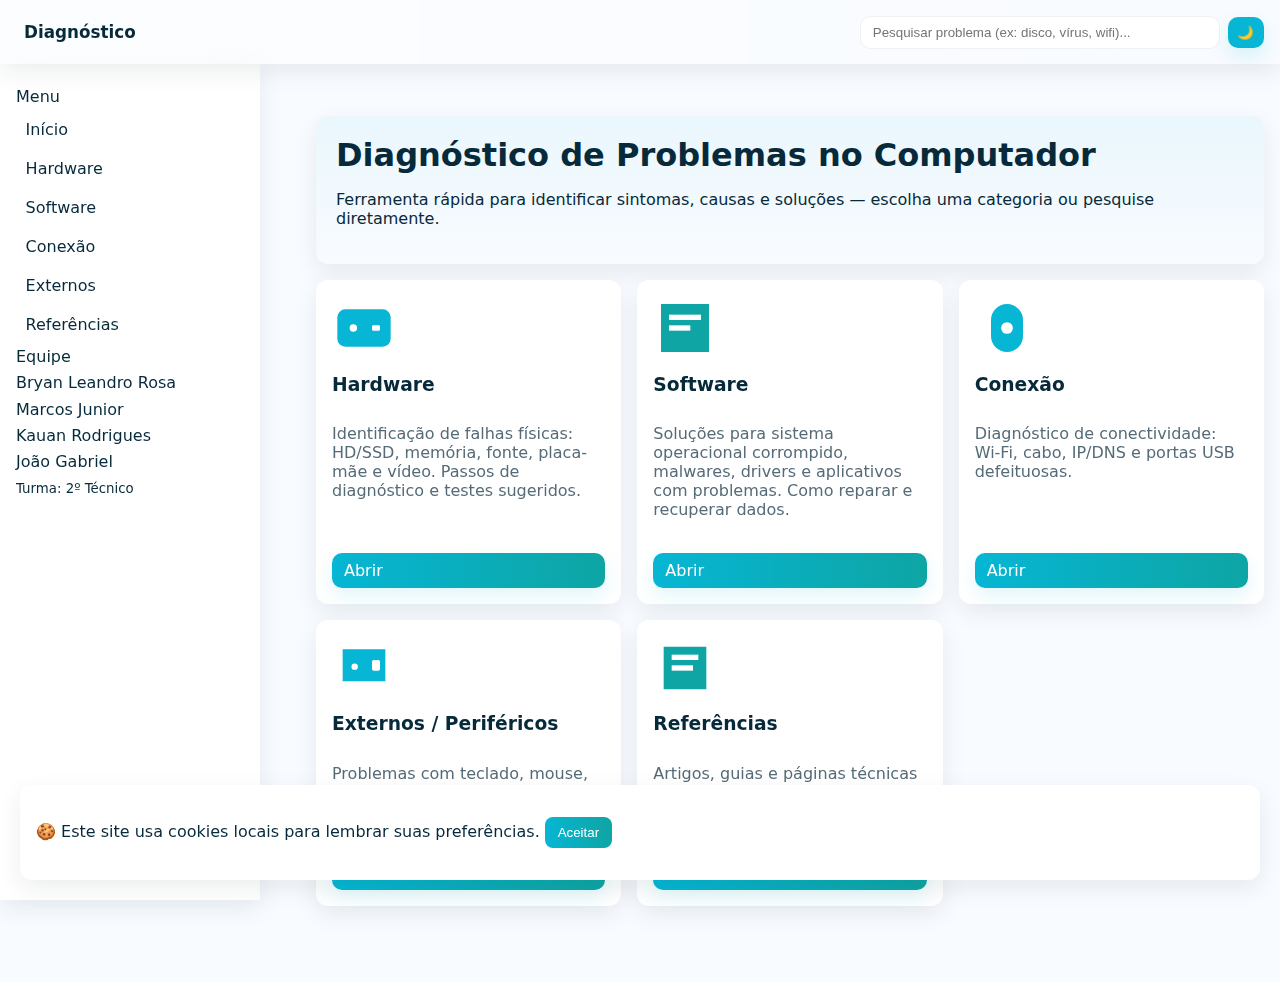
<file: index.html>
<!DOCTYPE html>
<html lang="pt-BR">
<head>
  <meta charset="utf-8" />
  <meta name="viewport" content="width=device-width,initial-scale=1" />
  <title>Diagnóstico de Problemas — Índice</title>
  <link rel="stylesheet" href="styles.css">
</head>
<body>
  <header class="topbar">
    <div class="topbar-left">
      <button id="menuBtn" class="hamburger" aria-label="Abrir menu">☰</button>
      <a class="brand" href="index.html">Diagnóstico</a>
    </div>
    <div class="topbar-right">
      <input id="searchInput" class="search" type="search" placeholder="Pesquisar problema (ex: disco, vírus, wifi)..." />
      <button id="themeBtn" class="theme-btn" aria-label="Trocar tema">🌙</button>
    </div>
  </header>

  <nav id="sideNav" class="sidenav">
    <ul>
      <li class="nav-header">Menu</li>
      <li><a href="index.html">Início</a></li>
      <li><a href="hardware.html">Hardware</a></li>
      <li><a href="software.html">Software</a></li>
      <li><a href="conexao.html">Conexão</a></li>
      <li><a href="externos.html">Externos</a></li>
      <li><a href="referencias.html">Referências</a></li>
      <li class="nav-header">Equipe</li>
      <li><span>Bryan Leandro Rosa</span></li>
      <li><span>Marcos Junior</span></li>
      <li><span>Kauan Rodrigues</span></li>
      <li><span>João Gabriel</span></li>
      <li><small>Turma: 2º Técnico</small></li>
    </ul>
  </nav>

  <main class="container">
    <section class="hero">
      <h1>Diagnóstico de Problemas no Computador</h1>
      <p>Ferramenta rápida para identificar sintomas, causas e soluções — escolha uma categoria ou pesquise diretamente.</p>
    </section>

    <section class="cards" id="cardsList">
      <article class="card" data-tags="hd ssd disco lentidao backup">
        <img src="img/hardware.svg" alt="Hardware">
        <h3>Hardware</h3>
        <p>Identificação de falhas físicas: HD/SSD, memória, fonte, placa-mãe e vídeo. Passos de diagnóstico e testes sugeridos.</p>
        <a class="btn" href="hardware.html">Abrir</a>
      </article>

      <article class="card" data-tags="sistema virus malware driver programa bug">
        <img src="img/software.svg" alt="Software">
        <h3>Software</h3>
        <p>Soluções para sistema operacional corrompido, malwares, drivers e aplicativos com problemas. Como reparar e recuperar dados.</p>
        <a class="btn" href="software.html">Abrir</a>
      </article>

      <article class="card" data-tags="wifi cabo rede internet portas usb conexao">
        <img src="img/rede.svg" alt="Conexão">
        <h3>Conexão</h3>
        <p>Diagnóstico de conectividade: Wi‑Fi, cabo, IP/DNS e portas USB defeituosas.</p>
        <a class="btn" href="conexao.html">Abrir</a>
      </article>

      <article class="card" data-tags="teclado mouse monitor tela periferico display">
        <img src="img/externos.svg" alt="Externos">
        <h3>Externos / Periféricos</h3>
        <p>Problemas com teclado, mouse, monitores e outros periféricos: testes rápidos e recomendações.</p>
        <a class="btn" href="externos.html">Abrir</a>
      </article>

      <article class="card" data-tags="referencias fontes leitura artigos guias">
        <img src="img/referencias.svg" alt="Referências">
        <h3>Referências</h3>
        <p>Artigos, guias e páginas técnicas externas (não Wikipedia) para aprofundar o diagnóstico.</p>
        <a class="btn" href="referencias.html">Abrir</a>
      </article>
    </section>
  </main>

  <div id="cookieBanner" class="cookie-banner hidden">
    <p>🍪 Este site usa cookies locais para lembrar suas preferências. <button id="acceptCookies" class="accept">Aceitar</button></p>
  </div>

  <script src="script.js"></script>
</body>
</html>
</file>
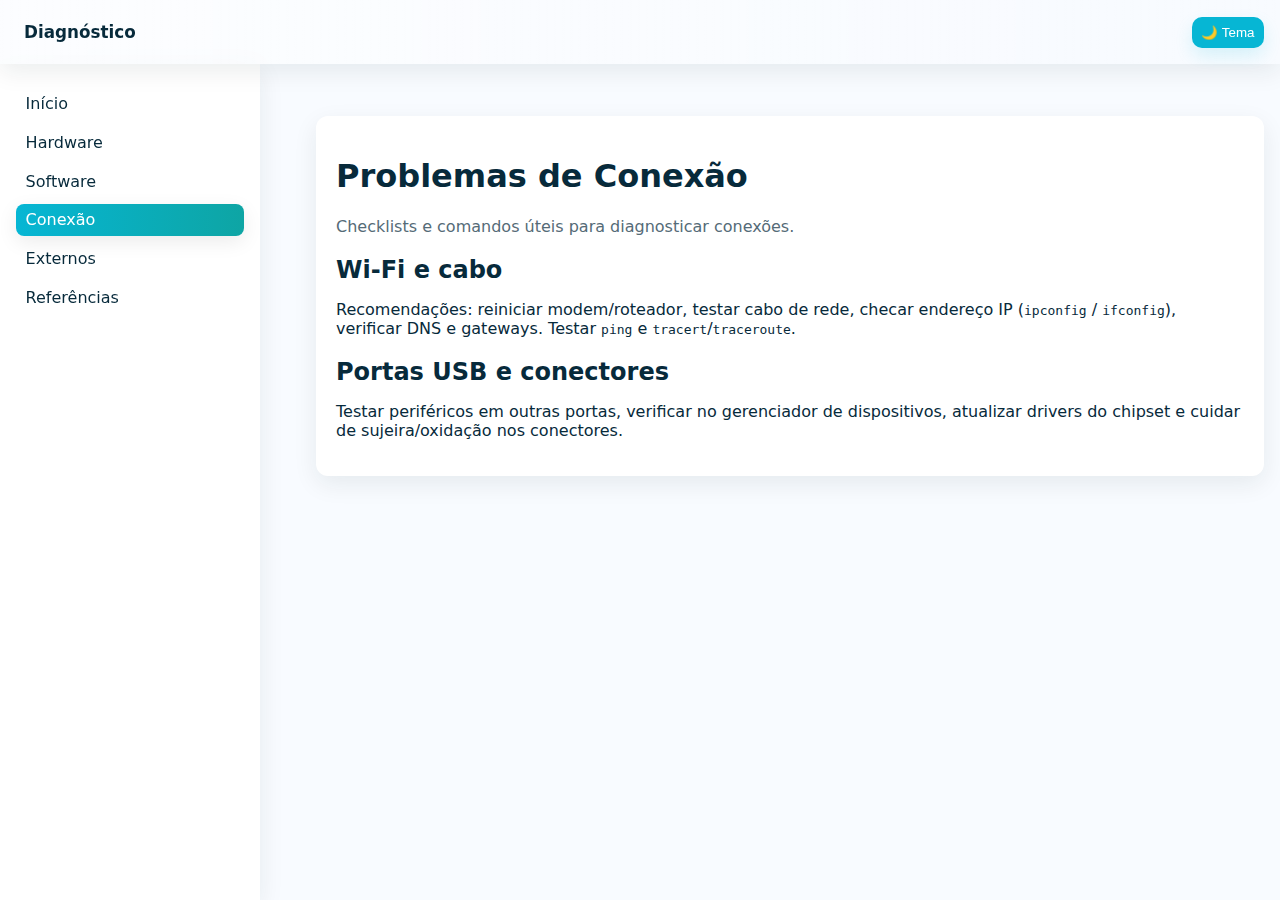
<file: conexao.html>
<!DOCTYPE html>
<html lang="pt-BR">
<head>
  <meta charset="utf-8" />
  <meta name="viewport" content="width=device-width,initial-scale=1" />
  <title>Diagnóstico — Conexão</title>
  <link rel="stylesheet" href="styles.css">
</head>
<body class="page-detail">
  <header class="topbar">
    <div class="topbar-left">
      <button id="menuBtn4" class="hamburger" aria-label="Abrir menu">☰</button>
      <a class="brand" href="index.html">Diagnóstico</a>
    </div>
    <div class="topbar-right">
      <button id="themeBtn4" class="theme-btn">🌙</button>
    </div>
  </header>

  <nav id="sideNav4" class="sidenav">
    <ul>
      <li><a href="index.html">Início</a></li>
      <li><a href="hardware.html">Hardware</a></li>
      <li><a href="software.html">Software</a></li>
      <li class="active"><a href="conexao.html">Conexão</a></li>
      <li><a href="externos.html">Externos</a></li>
      <li><a href="referencias.html">Referências</a></li>
    </ul>
  </nav>

  <main class="container">
    <article class="detail">
      <h1>Problemas de Conexão</h1>
      <p class="lead">Checklists e comandos úteis para diagnosticar conexões.</p>

      <section class="detail-section">
        <h2>Wi‑Fi e cabo</h2>
        <p>Recomendações: reiniciar modem/roteador, testar cabo de rede, checar endereço IP (<code>ipconfig</code> / <code>ifconfig</code>), verificar DNS e gateways. Testar <code>ping</code> e <code>tracert</code>/<code>traceroute</code>.</p>
      </section>

      <section class="detail-section">
        <h2>Portas USB e conectores</h2>
        <p>Testar periféricos em outras portas, verificar no gerenciador de dispositivos, atualizar drivers do chipset e cuidar de sujeira/oxidação nos conectores.</p>
      </section>
    </article>
  </main>

  <div id="cookieBanner4" class="cookie-banner hidden">
    <p>🍪 Este site usa cookies locais. <button id="acceptCookies4" class="accept">Aceitar</button></p>
  </div>

  <script src="script.js"></script>
</body>
</html>
</file>
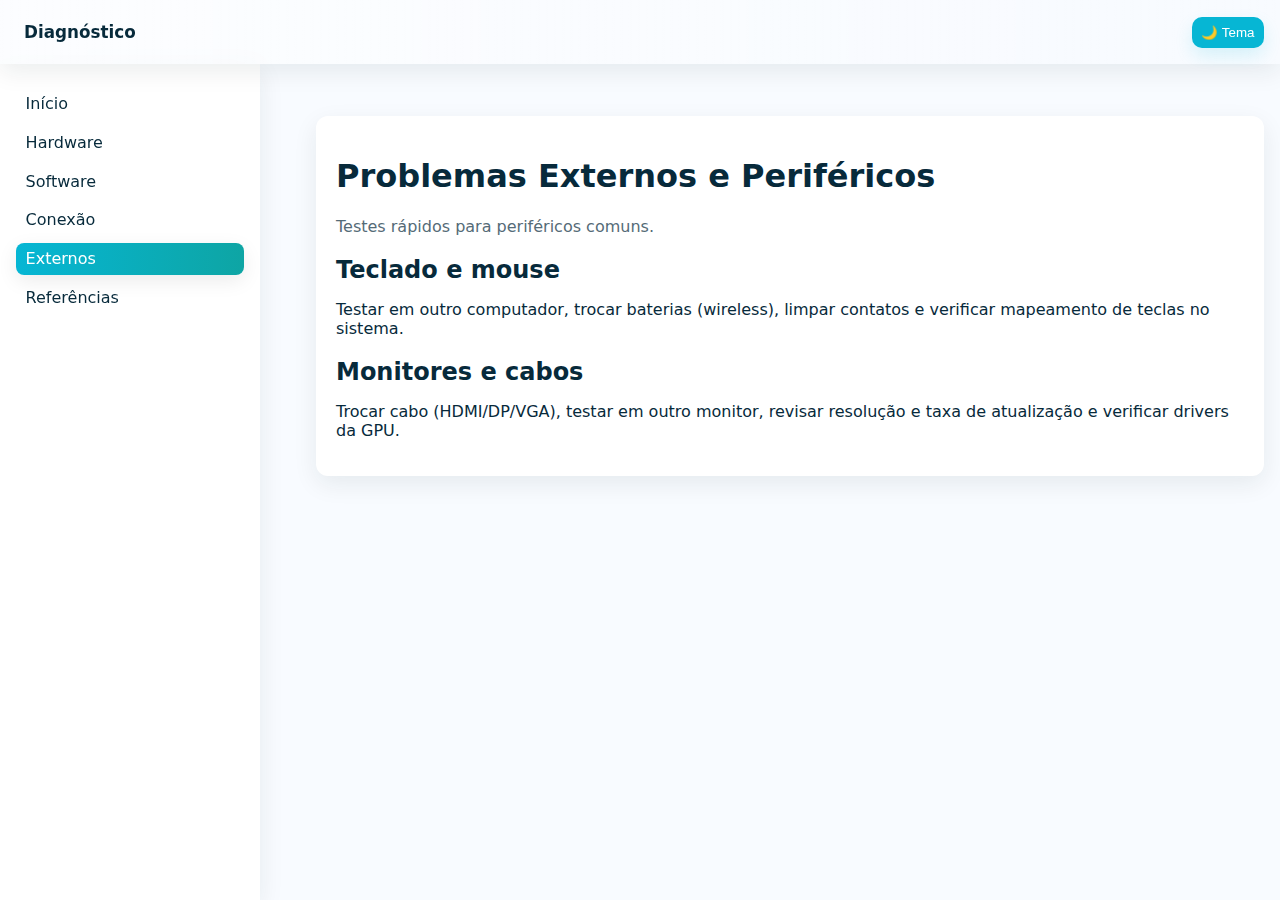
<file: externos.html>
<!DOCTYPE html>
<html lang="pt-BR">
<head>
  <meta charset="utf-8" />
  <meta name="viewport" content="width=device-width,initial-scale=1" />
  <title>Diagnóstico — Externos</title>
  <link rel="stylesheet" href="styles.css">
</head>
<body class="page-detail">
  <header class="topbar">
    <div class="topbar-left">
      <button id="menuBtn5" class="hamburger" aria-label="Abrir menu">☰</button>
      <a class="brand" href="index.html">Diagnóstico</a>
    </div>
    <div class="topbar-right">
      <button id="themeBtn5" class="theme-btn">🌙</button>
    </div>
  </header>

  <nav id="sideNav5" class="sidenav">
    <ul>
      <li><a href="index.html">Início</a></li>
      <li><a href="hardware.html">Hardware</a></li>
      <li><a href="software.html">Software</a></li>
      <li><a href="conexao.html">Conexão</a></li>
      <li class="active"><a href="externos.html">Externos</a></li>
      <li><a href="referencias.html">Referências</a></li>
    </ul>
  </nav>

  <main class="container">
    <article class="detail">
      <h1>Problemas Externos e Periféricos</h1>
      <p class="lead">Testes rápidos para periféricos comuns.</p>

      <section class="detail-section">
        <h2>Teclado e mouse</h2>
        <p>Testar em outro computador, trocar baterias (wireless), limpar contatos e verificar mapeamento de teclas no sistema.</p>
      </section>

      <section class="detail-section">
        <h2>Monitores e cabos</h2>
        <p>Trocar cabo (HDMI/DP/VGA), testar em outro monitor, revisar resolução e taxa de atualização e verificar drivers da GPU.</p>
      </section>
    </article>
  </main>

  <div id="cookieBanner5" class="cookie-banner hidden">
    <p>🍪 Este site usa cookies locais. <button id="acceptCookies5" class="accept">Aceitar</button></p>
  </div>

  <script src="script.js"></script>
</body>
</html>
</file>
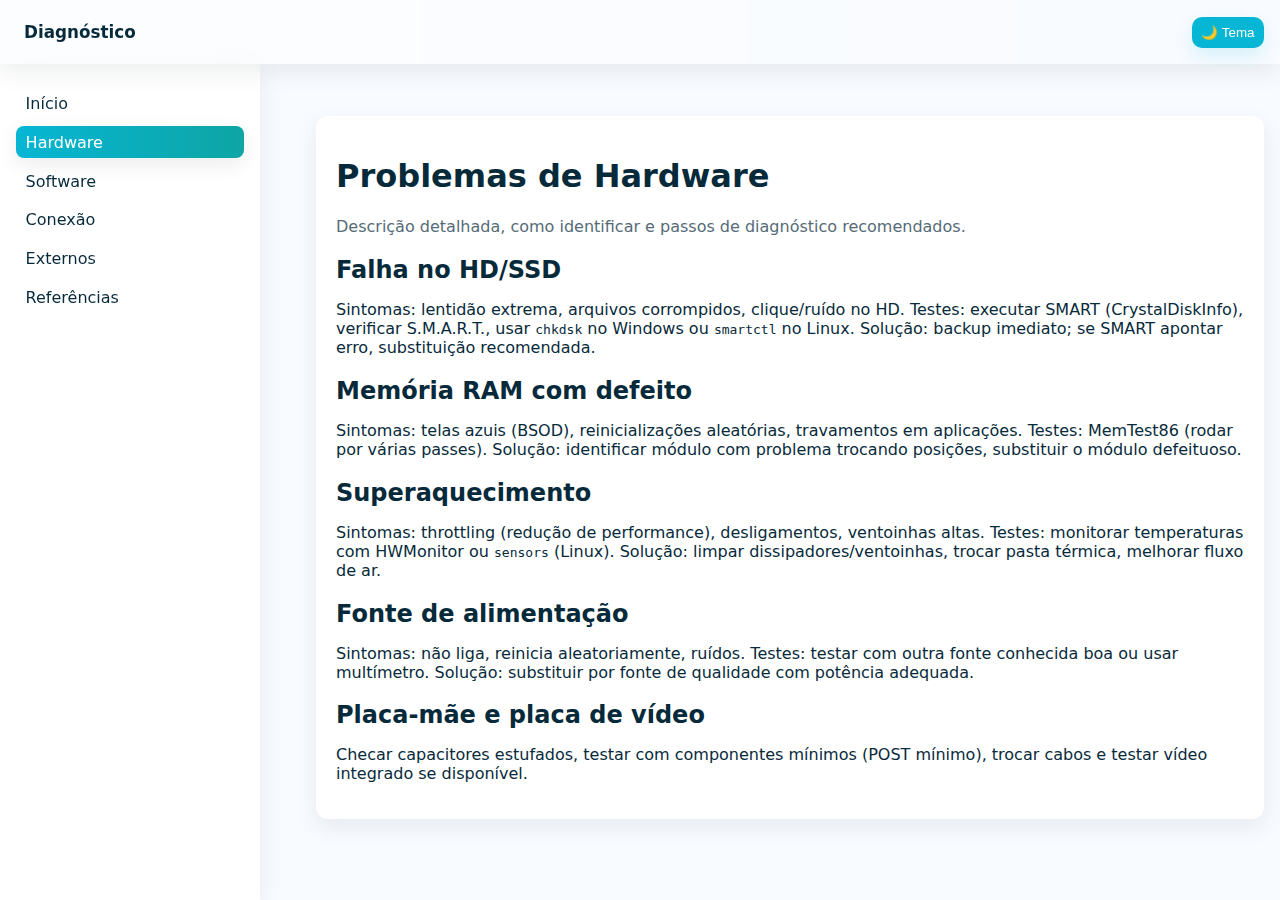
<file: hardware.html>
<!DOCTYPE html>
<html lang="pt-BR">
<head>
  <meta charset="utf-8" />
  <meta name="viewport" content="width=device-width,initial-scale=1" />
  <title>Diagnóstico — Hardware</title>
  <link rel="stylesheet" href="styles.css">
</head>
<body class="page-detail">
  <header class="topbar">
    <div class="topbar-left">
      <button id="menuBtn2" class="hamburger" aria-label="Abrir menu">☰</button>
      <a class="brand" href="index.html">Diagnóstico</a>
    </div>
    <div class="topbar-right">
      <button id="themeBtn2" class="theme-btn">🌙</button>
    </div>
  </header>

  <nav id="sideNav2" class="sidenav">
    <ul>
      <li><a href="index.html">Início</a></li>
      <li class="active"><a href="hardware.html">Hardware</a></li>
      <li><a href="software.html">Software</a></li>
      <li><a href="conexao.html">Conexão</a></li>
      <li><a href="externos.html">Externos</a></li>
      <li><a href="referencias.html">Referências</a></li>
    </ul>
  </nav>

  <main class="container">
    <article class="detail">
      <h1>Problemas de Hardware</h1>
      <p class="lead">Descrição detalhada, como identificar e passos de diagnóstico recomendados.</p>

      <section class="detail-section">
        <h2>Falha no HD/SSD</h2>
        <p>Sintomas: lentidão extrema, arquivos corrompidos, clique/ruído no HD. Testes: executar SMART (CrystalDiskInfo), verificar S.M.A.R.T., usar <code>chkdsk</code> no Windows ou <code>smartctl</code> no Linux. Solução: backup imediato; se SMART apontar erro, substituição recomendada.</p>
      </section>

      <section class="detail-section">
        <h2>Memória RAM com defeito</h2>
        <p>Sintomas: telas azuis (BSOD), reinicializações aleatórias, travamentos em aplicações. Testes: MemTest86 (rodar por várias passes). Solução: identificar módulo com problema trocando posições, substituir o módulo defeituoso.</p>
      </section>

      <section class="detail-section">
        <h2>Superaquecimento</h2>
        <p>Sintomas: throttling (redução de performance), desligamentos, ventoinhas altas. Testes: monitorar temperaturas com HWMonitor ou <code>sensors</code> (Linux). Solução: limpar dissipadores/ventoinhas, trocar pasta térmica, melhorar fluxo de ar.</p>
      </section>

      <section class="detail-section">
        <h2>Fonte de alimentação</h2>
        <p>Sintomas: não liga, reinicia aleatoriamente, ruídos. Testes: testar com outra fonte conhecida boa ou usar multímetro. Solução: substituir por fonte de qualidade com potência adequada.</p>
      </section>

      <section class="detail-section">
        <h2>Placa-mãe e placa de vídeo</h2>
        <p>Checar capacitores estufados, testar com componentes mínimos (POST mínimo), trocar cabos e testar vídeo integrado se disponível.</p>
      </section>
    </article>
  </main>

  <div id="cookieBanner2" class="cookie-banner hidden">
    <p>🍪 Este site usa cookies locais. <button id="acceptCookies2" class="accept">Aceitar</button></p>
  </div>

  <script src="script.js"></script>
</body>
</html>
</file>
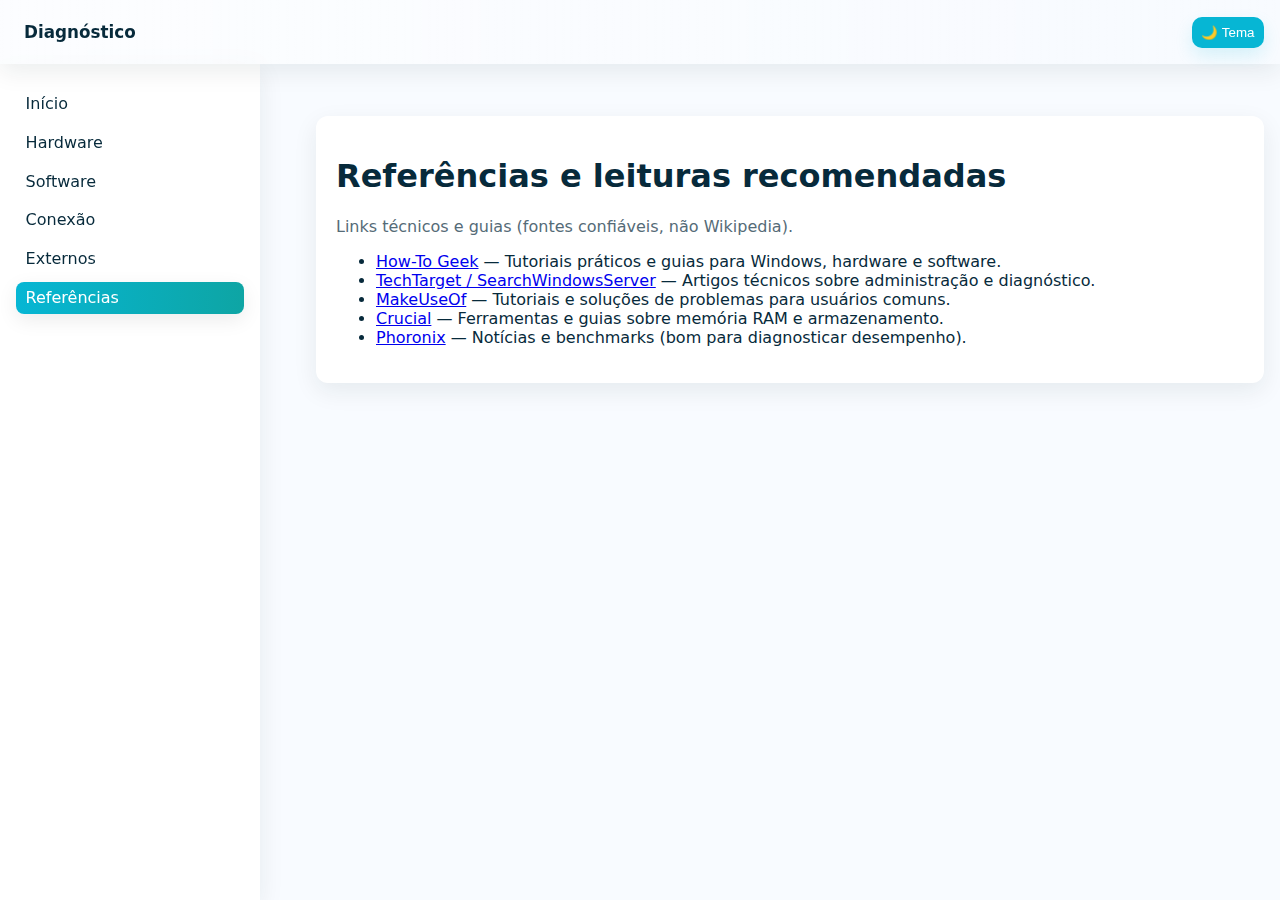
<file: referencias.html>
<!DOCTYPE html>
<html lang="pt-BR">
<head>
  <meta charset="utf-8" />
  <meta name="viewport" content="width=device-width,initial-scale=1" />
  <title>Diagnóstico — Referências</title>
  <link rel="stylesheet" href="styles.css">
</head>
<body class="page-detail">
  <header class="topbar">
    <div class="topbar-left">
      <button id="menuBtn6" class="hamburger" aria-label="Abrir menu">☰</button>
      <a class="brand" href="index.html">Diagnóstico</a>
    </div>
    <div class="topbar-right">
      <button id="themeBtn6" class="theme-btn">🌙</button>
    </div>
  </header>

  <nav id="sideNav6" class="sidenav">
    <ul>
      <li><a href="index.html">Início</a></li>
      <li><a href="hardware.html">Hardware</a></li>
      <li><a href="software.html">Software</a></li>
      <li><a href="conexao.html">Conexão</a></li>
      <li><a href="externos.html">Externos</a></li>
      <li class="active"><a href="referencias.html">Referências</a></li>
    </ul>
  </nav>

  <main class="container">
    <article class="detail">
      <h1>Referências e leituras recomendadas</h1>
      <p class="lead">Links técnicos e guias (fontes confiáveis, não Wikipedia).</p>

      <ul class="refs">
        <li><a href="https://www.howtogeek.com/" target="_blank" rel="noopener">How-To Geek</a> — Tutoriais práticos e guias para Windows, hardware e software.</li>
        <li><a href="https://www.techtarget.com/searchwindowsserver" target="_blank" rel="noopener">TechTarget / SearchWindowsServer</a> — Artigos técnicos sobre administração e diagnóstico.</li>
        <li><a href="https://www.makeuseof.com/" target="_blank" rel="noopener">MakeUseOf</a> — Tutoriais e soluções de problemas para usuários comuns.</li>
        <li><a href="https://www.crucial.com/" target="_blank" rel="noopener">Crucial</a> — Ferramentas e guias sobre memória RAM e armazenamento.</li>
        <li><a href="https://www.phoronix.com/" target="_blank" rel="noopener">Phoronix</a> — Notícias e benchmarks (bom para diagnosticar desempenho).</li>
      </ul>
    </article>
  </main>

  <div id="cookieBanner6" class="cookie-banner hidden">
    <p>🍪 Este site usa cookies locais. <button id="acceptCookies6" class="accept">Aceitar</button></p>
  </div>

  <script src="script.js"></script>
</body>
</html>
</file>
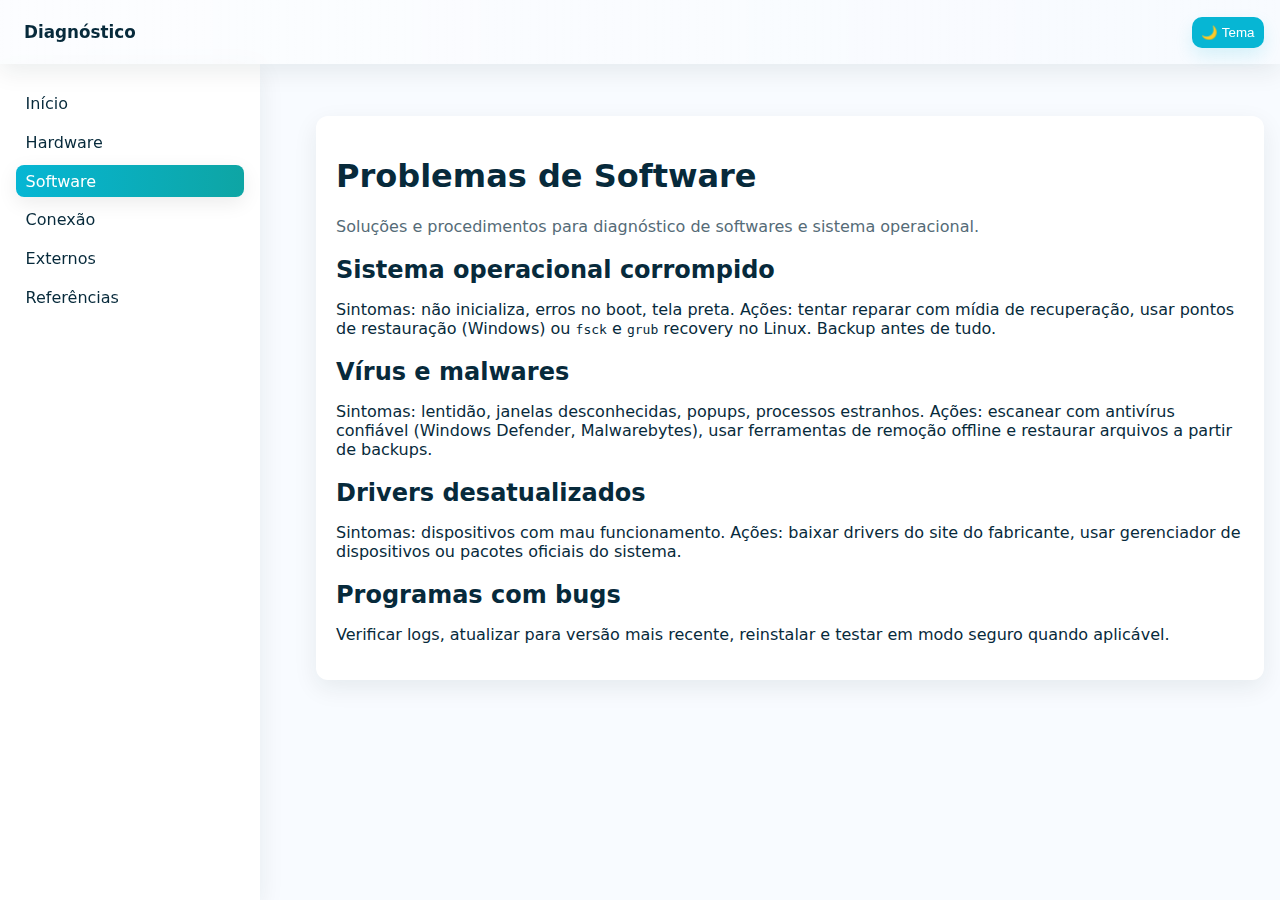
<file: software.html>
<!DOCTYPE html>
<html lang="pt-BR">
<head>
  <meta charset="utf-8" />
  <meta name="viewport" content="width=device-width,initial-scale=1" />
  <title>Diagnóstico — Software</title>
  <link rel="stylesheet" href="styles.css">
</head>
<body class="page-detail">
  <header class="topbar">
    <div class="topbar-left">
      <button id="menuBtn3" class="hamburger" aria-label="Abrir menu">☰</button>
      <a class="brand" href="index.html">Diagnóstico</a>
    </div>
    <div class="topbar-right">
      <button id="themeBtn3" class="theme-btn">🌙</button>
    </div>
  </header>

  <nav id="sideNav3" class="sidenav">
    <ul>
      <li><a href="index.html">Início</a></li>
      <li><a href="hardware.html">Hardware</a></li>
      <li class="active"><a href="software.html">Software</a></li>
      <li><a href="conexao.html">Conexão</a></li>
      <li><a href="externos.html">Externos</a></li>
      <li><a href="referencias.html">Referências</a></li>
    </ul>
  </nav>

  <main class="container">
    <article class="detail">
      <h1>Problemas de Software</h1>
      <p class="lead">Soluções e procedimentos para diagnóstico de softwares e sistema operacional.</p>

      <section class="detail-section">
        <h2>Sistema operacional corrompido</h2>
        <p>Sintomas: não inicializa, erros no boot, tela preta. Ações: tentar reparar com mídia de recuperação, usar pontos de restauração (Windows) ou <code>fsck</code> e <code>grub</code> recovery no Linux. Backup antes de tudo.</p>
      </section>

      <section class="detail-section">
        <h2>Vírus e malwares</h2>
        <p>Sintomas: lentidão, janelas desconhecidas, popups, processos estranhos. Ações: escanear com antivírus confiável (Windows Defender, Malwarebytes), usar ferramentas de remoção offline e restaurar arquivos a partir de backups.</p>
      </section>

      <section class="detail-section">
        <h2>Drivers desatualizados</h2>
        <p>Sintomas: dispositivos com mau funcionamento. Ações: baixar drivers do site do fabricante, usar gerenciador de dispositivos ou pacotes oficiais do sistema.</p>
      </section>

      <section class="detail-section">
        <h2>Programas com bugs</h2>
        <p>Verificar logs, atualizar para versão mais recente, reinstalar e testar em modo seguro quando aplicável.</p>
      </section>
    </article>
  </main>

  <div id="cookieBanner3" class="cookie-banner hidden">
    <p>🍪 Este site usa cookies locais. <button id="acceptCookies3" class="accept">Aceitar</button></p>
  </div>

  <script src="script.js"></script>
</body>
</html>
</file>
<file: styles.css>
:root{
  --bg: #f8fbff;
  --card: #ffffff;
  --text: #072a3b;
  --muted: #556b77;
  --accent: #06b6d4;
  --accent-2: #0ea5a4;
  --glass: rgba(255,255,255,0.6);
  --shadow: 0 8px 24px rgba(2,32,43,0.08);
}

:root.dark{
  --bg: #071023;
  --card: #07182a;
  --text: #dbeafe;
  --muted: #9fb3c7;
  --accent: #06b6d4;
  --accent-2: #18b3b0;
  --glass: rgba(255,255,255,0.03);
  --shadow: 0 8px 30px rgba(2,8,23,0.6);
}

*{box-sizing:border-box}
body{
  margin:0;
  background:var(--bg);
  color:var(--text);
  font-family:Inter, system-ui, -apple-system, 'Segoe UI', Roboto, 'Helvetica Neue', Arial;
  -webkit-font-smoothing:antialiased;
  -moz-osx-font-smoothing:grayscale;
  transition: background .35s ease, color .35s ease;
}

/* Topbar */
.topbar{
  position:fixed;
  top:0; left:0; right:0;
  height:64px;
  display:flex;
  align-items:center;
  justify-content:space-between;
  padding:0 1rem;
  background:linear-gradient(90deg,var(--glass),transparent);
  backdrop-filter: blur(6px);
  box-shadow: var(--shadow);
  z-index:60;
}
.topbar .brand{font-weight:700; color:var(--text); text-decoration:none; font-size:1.05rem; margin-left:0.5rem;}
.topbar-left{display:flex; align-items:center; gap:0.75rem;}
.topbar-right{display:flex; align-items:center; gap:0.5rem;}

/* Search */
.search{
  padding:.5rem .75rem;
  border-radius:10px;
  border:1px solid rgba(2,8,23,0.06);
  width:360px;
  max-width:48vw;
  outline:none;
  transition: box-shadow .2s;
}
.search:focus{box-shadow:0 6px 20px rgba(6,182,212,0.12)}

/* Theme button */
.theme-btn{background:var(--accent); color:white; border:none; padding:.5rem .6rem; border-radius:10px; cursor:pointer; box-shadow:0 8px 18px rgba(6,182,212,0.14);}

/* Hamburger for mobile */
.hamburger{display:none; background:transparent; border:none; font-size:1.2rem; cursor:pointer; padding:.4rem .6rem;}

/* Side nav */
.sidenav{
  position:fixed; left:0; top:64px; bottom:0; width:260px; padding:1rem; background:var(--card); transform:translateX(0); box-shadow:var(--shadow); overflow:auto;
}
.sidenav ul{list-style:none; padding:0; margin:0; display:block;}
.sidenav li{margin:0.45rem 0;}
.sidenav a{color:var(--text); text-decoration:none; display:block; padding:.4rem .6rem; border-radius:8px;}
.sidenav .active a{background:linear-gradient(90deg,var(--accent),var(--accent-2)); color:white; box-shadow:0 6px 20px rgba(0,0,0,0.08)}

/* Main container */
.container{max-width:1100px; margin:100px auto 60px 300px; padding:1rem;}

/* Hero */
.hero{background:linear-gradient(180deg, rgba(6,182,212,0.06), transparent); padding:1.25rem; border-radius:12px; box-shadow:var(--shadow); margin-bottom:1rem;}
.hero h1{margin:0 0 .4rem 0;}

/* Cards grid */
.cards{display:grid; grid-template-columns:repeat(auto-fit,minmax(240px,1fr)); gap:1rem;}
.card{background:var(--card); padding:1rem; border-radius:12px; box-shadow:var(--shadow); transition: transform .22s ease, box-shadow .22s ease; display:flex; flex-direction:column; gap:.6rem;}
.card img{width:64px; height:64px; align-self:flex-start;}
.card h3{margin:.25rem 0;}
.card p{flex:1; color:var(--muted);}
.card .btn{margin-top:.5rem; text-decoration:none; background:linear-gradient(90deg,var(--accent),var(--accent-2)); color:#fff; padding:.5rem .75rem; border-radius:10px; display:inline-block; box-shadow:0 8px 20px rgba(6,182,212,0.12);}
.card:hover{transform:translateY(-6px); box-shadow:0 18px 40px rgba(2,32,43,0.12)}

/* Detail pages */
.page-detail .container{margin-left:300px;}
.detail{background:var(--card); padding:1.25rem; border-radius:12px; box-shadow:var(--shadow);}
.detail .lead{color:var(--muted); margin-top:0;}
.detail-section{margin-top:1rem;}
.detail-section h2{margin-bottom:.3rem;}

/* Footer */
.footer{padding:2rem; text-align:center; color:var(--muted); margin-top:2rem;}

/* Cookie banner */
.cookie-banner{position:fixed; left:20px; right:20px; bottom:20px; background:var(--card); padding:1rem; border-radius:12px; box-shadow:var(--shadow); display:flex; justify-content:space-between; align-items:center; gap:1rem; z-index:70;}
.cookie-banner.hidden{display:none}
.cookie-banner .accept{background:linear-gradient(90deg,var(--accent),var(--accent-2)); color:#fff; border:none; padding:.5rem .8rem; border-radius:8px; cursor:pointer;}

/* Responsive */
@media (max-width:900px){
  .sidenav{position:fixed; left:-320px; transition:transform .28s ease; width:240px; top:64px}
  .container{margin:90px 1rem 60px; padding:1rem; margin-left:1rem;}
  .topbar .search{display:none}
  .hamburger{display:inline-block}
  .topbar-right{gap:.4rem}
}
@media (max-width:520px){
  .card img{width:56px;height:56px}
  .search{width:140px}
  .theme-btn{padding:.45rem}
}
</file>
